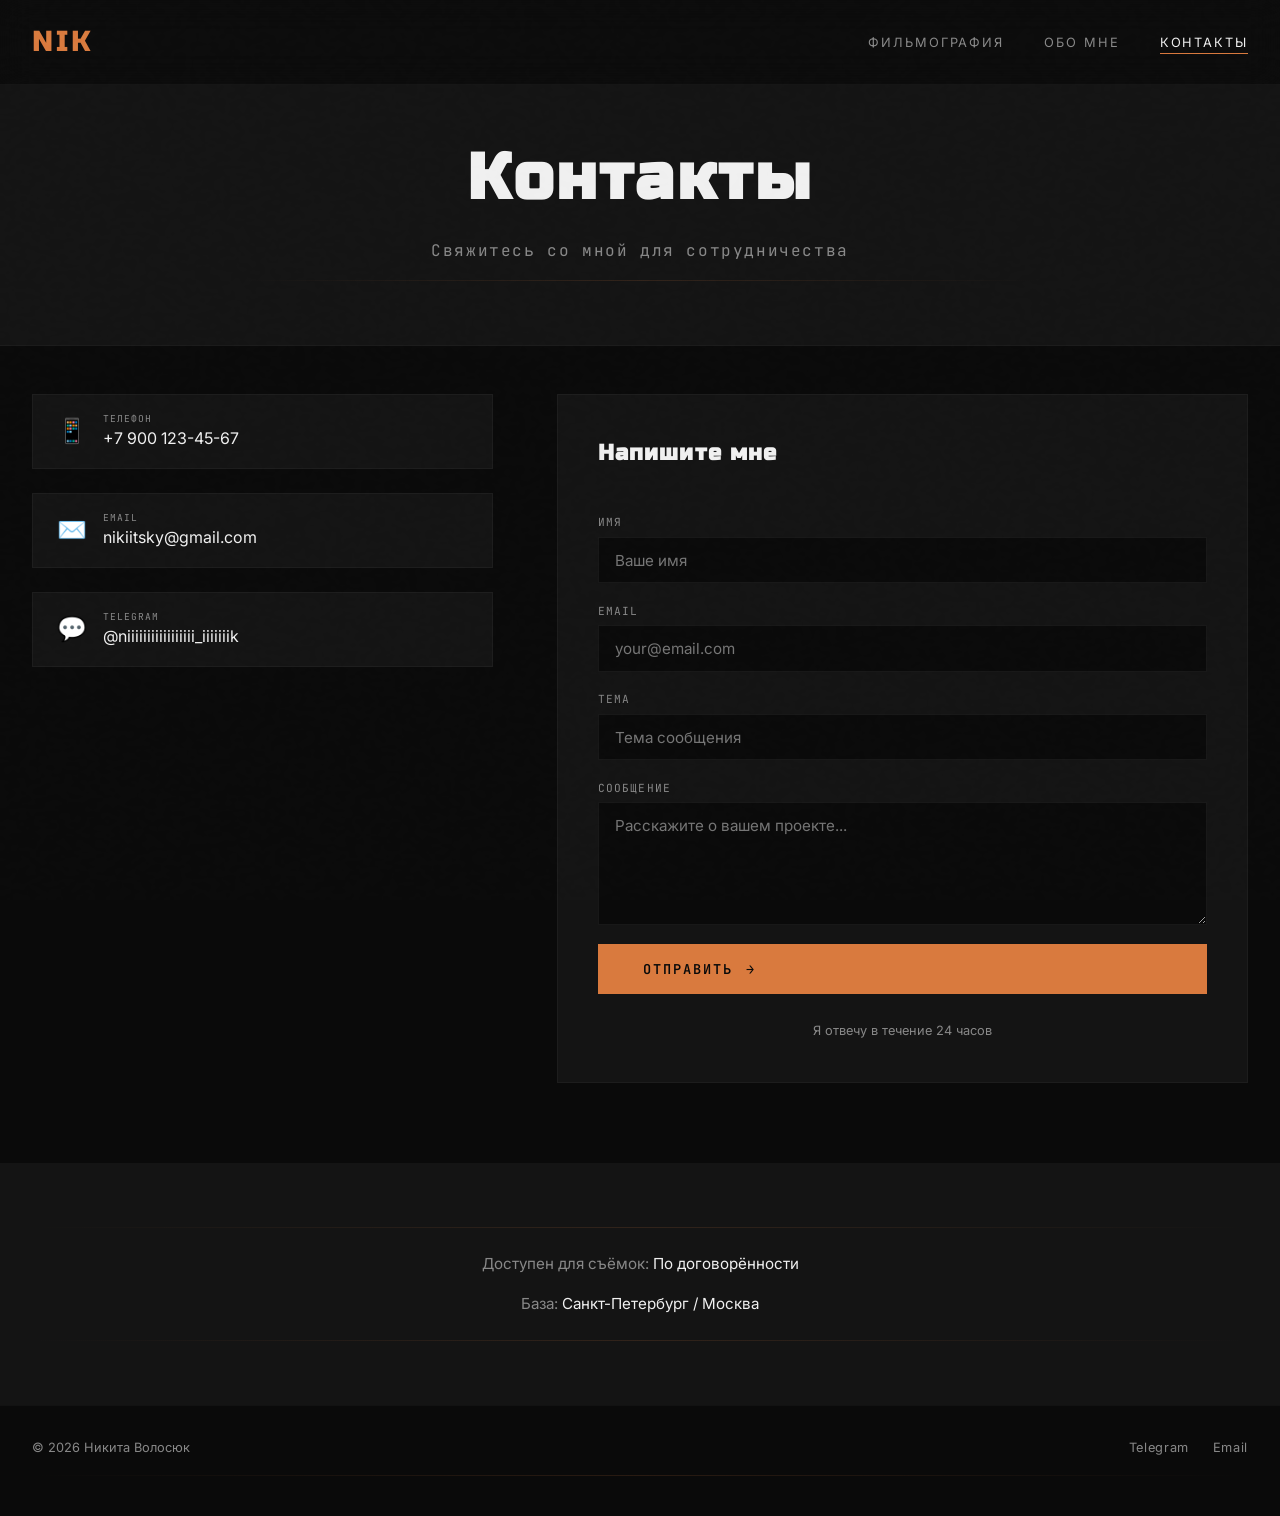
<file: contacts.html>
<!DOCTYPE html>
<html lang="ru">
<head>
    <meta charset="UTF-8" />
    <meta name="viewport" content="width=device-width, initial-scale=1.0" />
    <title>Контакты — Никита Волосюк</title>
    <meta name="description" content="Свяжитесь с оператором-постановщиком Никитой Волосюком для сотрудничества." />
    
    <link rel="preconnect" href="https://fonts.googleapis.com" />
    <link rel="preconnect" href="https://fonts.gstatic.com" crossorigin />
    <link href="https://fonts.googleapis.com/css2?family=Inter:opsz,wght@14..32,300;14..32,400;14..32,600;14..32,700&family=JetBrains+Mono:wght@400;600&family=Russo+One&display=swap" rel="stylesheet" />
    
    <link rel="stylesheet" href="css/style.css" />
    <link rel="stylesheet" href="css/animations.css" />
    <link rel="stylesheet" href="css/retro-futurism.css" />
</head>
<body>
    <div class="grain-overlay" aria-hidden="true"></div>
    
    <nav class="navbar" role="navigation">
        <div class="nav-container">
            <a href="index.html" class="logo">NIK</a>
            <ul class="nav-links" id="navLinks">
                <li><a href="filmography.html" class="nav-link">Фильмография</a></li>
                <li><a href="about.html" class="nav-link">Обо мне</a></li>
                <li><a href="contacts.html" class="nav-link active">Контакты</a></li>
            </ul>
            <button class="nav-toggle" id="navToggle" aria-label="Меню">
                <span></span><span></span><span></span>
            </button>
        </div>
    </nav>

    <main>
        <section class="page-header">
            <div class="page-header-content">
                <h1 class="page-title">Контакты</h1>
                <p class="page-subtitle">Свяжитесь со мной для сотрудничества</p>
                <div class="retro-line"></div>
            </div>
        </section>

        <section class="contacts-section">
            <div class="contacts-container">
                <div class="contacts-info">
                    <div class="contact-item">
                        <span class="contact-icon">📱</span>
                        <div class="contact-details">
                            <span class="contact-label">Телефон</span>
                            <a href="tel:+79990617704" class="contact-value">+7 900 123-45-67</a>
                        </div>
                    </div>
                    
                    <div class="contact-item">
                        <span class="contact-icon">✉️</span>
                        <div class="contact-details">
                            <span class="contact-label">Email</span>
                            <a href="mailto:nikiitsky@gmail.com" class="contact-value">nikiitsky@gmail.com</a>
                        </div>
                    </div>
                    
                    <div class="contact-item">
                        <span class="contact-icon">💬</span>
                        <div class="contact-details">
                            <span class="contact-label">Telegram</span>
                            <a href="https://t.me/@niiiiiiiiiiiiiiiii_iiiiiiik" target="_blank" rel="noopener" class="contact-value">@niiiiiiiiiiiiiiiii_iiiiiiik</a>
                        </div>
                    </div>
                </div>
                
                <div class="contact-form-wrapper">
                    <form class="contact-form" id="contactForm" action="#" method="POST">
                        <h3>Напишите мне</h3>
                        <div class="form-group">
                            <label for="formName">Имя</label>
                            <input type="text" id="formName" name="name" placeholder="Ваше имя" required />
                        </div>
                        <div class="form-group">
                            <label for="formEmail">Email</label>
                            <input type="email" id="formEmail" name="email" placeholder="your@email.com" required />
                        </div>
                        <div class="form-group">
                            <label for="formSubject">Тема</label>
                            <input type="text" id="formSubject" name="subject" placeholder="Тема сообщения" />
                        </div>
                        <div class="form-group">
                            <label for="formMessage">Сообщение</label>
                            <textarea id="formMessage" name="message" rows="5" placeholder="Расскажите о вашем проекте..." required></textarea>
                        </div>
                        <button type="submit" class="btn-primary">
                            Отправить
                            <span class="btn-arrow">→</span>
                        </button>
                        <p class="form-note">Я отвечу в течение 24 часов</p>
                    </form>
                </div>
            </div>
        </section>

        <!-- Work Hours -->
        <section class="work-hours">
            <div class="work-hours-container">
                <div class="retro-line"></div>
                <p class="work-hours-text">
                    <span class="label">Доступен для съёмок:</span>
                    <span class="value">По договорённости</span>
                </p>
                <p class="work-hours-location">
                    <span class="label">База:</span>
                    <span class="value">Санкт-Петербург / Москва</span>
                </p>
                <div class="retro-line"></div>
            </div>
        </section>
    </main>

    <footer class="footer">
        <div class="footer-content">
            <p class="footer-copy">© 2026 Никита Волосюк</p>
            <div class="footer-links">
                <a href="https://t.me/@niiiiiiiiiiiiiiiii_iiiiiiik" target="_blank" rel="noopener">Telegram</a>
                <a href="mailto:nikiitsky@gmail.com">Email</a>
            </div>
        </div>
        <div class="footer-line retro-line"></div>
    </footer>

    <script src="js/main.js" defer></script>
    <script src="js/transitions.js" defer></script>
    <script src="js/grain-effect.js" defer></script>
</body>
</html>
</file>
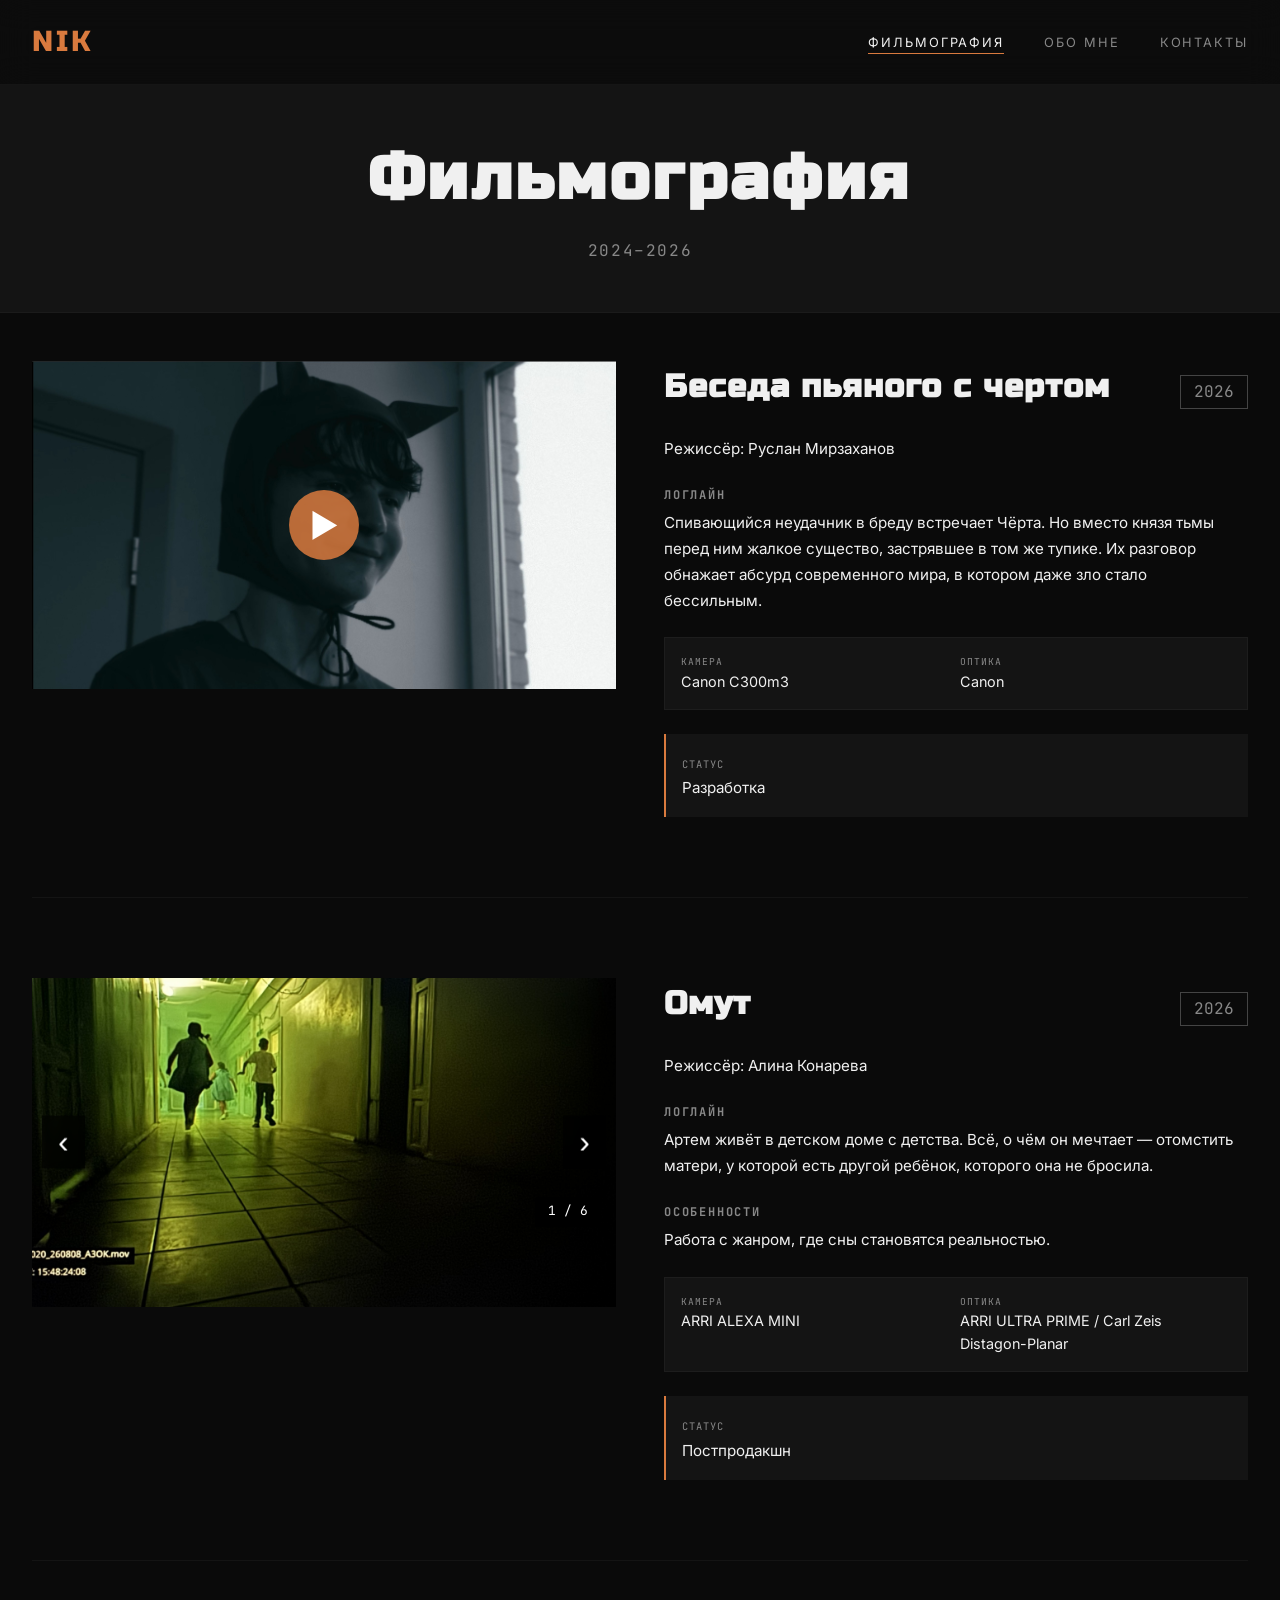
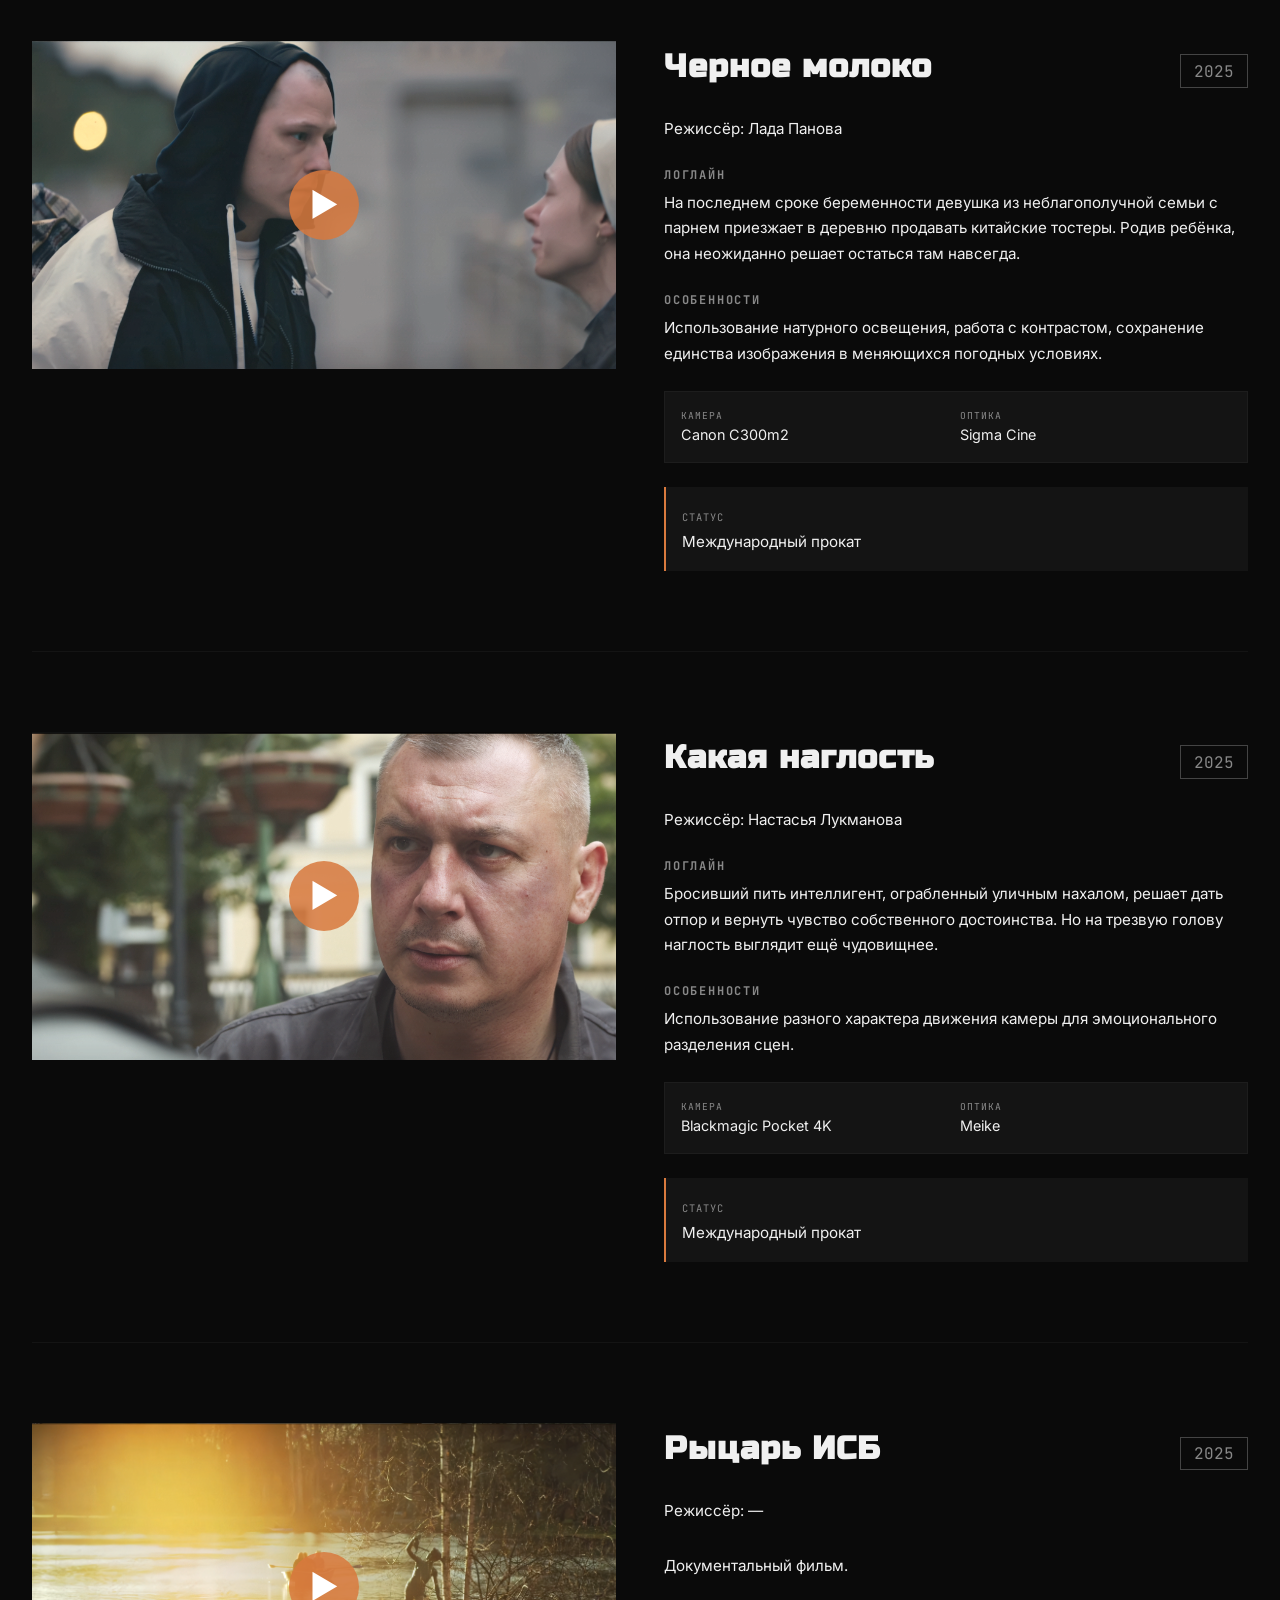
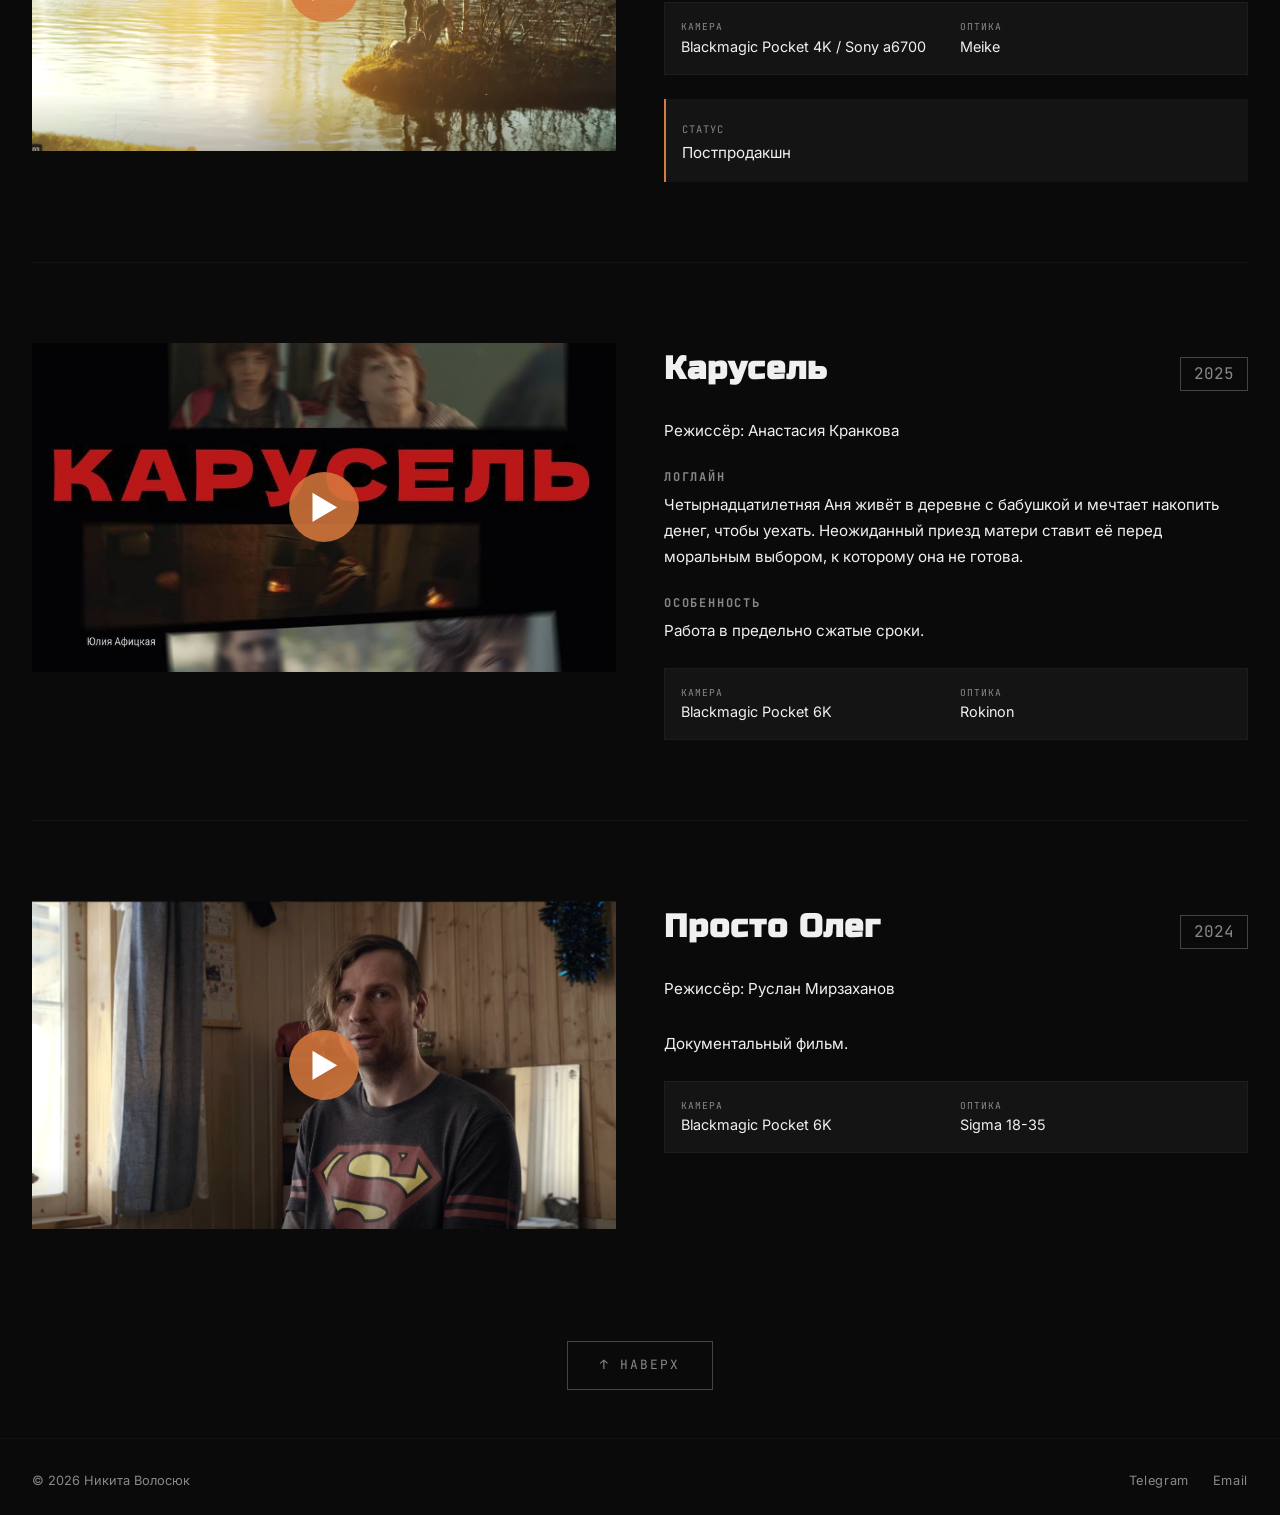
<file: filmography.html>
<!DOCTYPE html>
<html lang="ru">
<head>
    <meta charset="UTF-8" />
    <meta name="viewport" content="width=device-width, initial-scale=1.0" />
    <title>Фильмография — Никита Волосюк</title>
    <meta name="description" content="Полный список фильмов и проектов оператора-постановщика Никиты Волосюка." />
    
    <link rel="preconnect" href="https://fonts.googleapis.com" />
    <link rel="preconnect" href="https://fonts.gstatic.com" crossorigin />
    <link href="https://fonts.googleapis.com/css2?family=Inter:opsz,wght@14..32,300;14..32,400;14..32,600;14..32,700&family=JetBrains+Mono:wght@400;600&family=Russo+One&display=swap" rel="stylesheet" />
    
    <link rel="stylesheet" href="css/style.css" />
    <link rel="stylesheet" href="css/animations.css" />
    <link rel="stylesheet" href="css/retro-futurism.css" />
</head>
<body>
    <!-- Navigation -->
    <nav class="navbar" role="navigation">
        <div class="nav-container">
            <a href="index.html" class="logo">NIK</a>
            <ul class="nav-links" id="navLinks">
                <li><a href="filmography.html" class="nav-link active">Фильмография</a></li>
                <li><a href="about.html" class="nav-link">Обо мне</a></li>
                <li><a href="contacts.html" class="nav-link">Контакты</a></li>
            </ul>
            <button class="nav-toggle" id="navToggle" aria-label="Меню">
                <span></span><span></span><span></span>
            </button>
        </div>
    </nav>

    <main>
        <section class="page-header">
            <div class="page-header-content">
                <h1 class="page-title">Фильмография</h1>
                <p class="page-subtitle">2024–2026</p>
            </div>
        </section>

        <section class="film-list">

            <!-- Film 1: Беседа пьяного с чертом -->
            <article class="film-item" id="beseda-s-chertom">
                <div class="film-container">
                    <div class="film-media">
                        <div class="film-video-wrapper">
                            <div class="poster-overlay" style="background-image: url('assets/images/beseda-poster.jpg');" onclick="this.classList.add('hidden')">
                                <div class="play-button">▶</div>
                            </div>
                            <div style="position:relative;padding-bottom:56.25%;height:0;overflow:hidden;background:#000;">
                                <iframe 
                                    src="https://kinescope.io/embed/2uT9aj3oCjknbKmeVG8wie" 
                                    style="position:absolute;top:0;left:0;width:100%;height:100%;"
                                    frameborder="0" 
                                    allow="autoplay; fullscreen; picture-in-picture; encrypted-media; gyroscope; accelerometer; clipboard-write; screen-wake-lock;" 
                                    allowfullscreen>
                                </iframe>
                            </div>
                        </div>
                    </div>
                    <div class="film-details">
                        <div class="film-header">
                            <h2 class="film-title">Беседа пьяного с чертом</h2>
                            <span class="film-year">2026</span>
                        </div>
                        <p class="film-director">Режиссёр: Руслан Мирзаханов</p>
                        <div class="film-synopsis">
                            <h4>Логлайн</h4>
                            <p>Спивающийся неудачник в бреду встречает Чёрта. Но вместо князя тьмы перед ним жалкое существо, застрявшее в том же тупике. Их разговор обнажает абсурд современного мира, в котором даже зло стало бессильным.</p>
                        </div>
                        <div class="film-tech">
                            <div class="tech-item">
                                <span class="tech-label">Камера</span>
                                <span class="tech-value">Canon C300m3</span>
                            </div>
                            <div class="tech-item">
                                <span class="tech-label">Оптика</span>
                                <span class="tech-value">Canon</span>
                            </div>
                        </div>
                        <div class="film-status">
                            <span class="status-badge">Статус</span>
                            <p>Разработка</p>
                        </div>
                    </div>
                </div>
            </article>

            <!-- Film 2: Омут (галерея) -->
            <article class="film-item" id="omut">
                <div class="film-container">
                    <div class="film-media">
                        <div class="film-video-wrapper">
                            <div class="film-gallery" id="gallery-omut">
                                <div class="gallery-main">
                                    <img src="assets/images/omut/omut-01.jpg" alt="Омут - кадр 1" class="gallery-main-img" id="mainImg-omut" />
                                    <button class="gallery-arrow gallery-prev" id="prevBtn-omut">‹</button>
                                    <button class="gallery-arrow gallery-next" id="nextBtn-omut">›</button>
                                </div>
                                <div class="gallery-thumbnails">
                                    <img src="assets/images/omut/omut-01.jpg" alt="Кадр 1" class="gallery-thumb active" data-index="0" />
                                    <img src="assets/images/omut/omut-02.jpg" alt="Кадр 2" class="gallery-thumb" data-index="1" />
                                    <img src="assets/images/omut/omut-03.jpg" alt="Кадр 3" class="gallery-thumb" data-index="2" />
                                    <img src="assets/images/omut/omut-04.jpg" alt="Кадр 4" class="gallery-thumb" data-index="3" />
                                    <img src="assets/images/omut/omut-05.jpg" alt="Кадр 5" class="gallery-thumb" data-index="4" />
                                    <img src="assets/images/omut/omut-06.jpg" alt="Кадр 6" class="gallery-thumb" data-index="5" />
                                </div>
                                <div class="gallery-counter" id="counter-omut">1 / 6</div>
                            </div>
                        </div>
                    </div>
                    <div class="film-details">
                        <div class="film-header">
                            <h2 class="film-title">Омут</h2>
                            <span class="film-year">2026</span>
                        </div>
                        <p class="film-director">Режиссёр: Алина Конарева</p>
                        <div class="film-synopsis">
                            <h4>Логлайн</h4>
                            <p>Артем живёт в детском доме с детства. Всё, о чём он мечтает — отомстить матери, у которой есть другой ребёнок, которого она не бросила.</p>
                        </div>
                        <div class="film-artistic">
                            <h4>Особенности</h4>
                            <p>Работа с жанром, где сны становятся реальностью.</p>
                        </div>
                        <div class="film-tech">
                            <div class="tech-item">
                                <span class="tech-label">Камера</span>
                                <span class="tech-value">ARRI ALEXA MINI</span>
                            </div>
                            <div class="tech-item">
                                <span class="tech-label">Оптика</span>
                                <span class="tech-value">ARRI ULTRA PRIME / Carl Zeis Distagon-Planar</span>
                            </div>
                        </div>
                        <div class="film-status">
                            <span class="status-badge">Статус</span>
                            <p>Постпродакшн</p>
                        </div>
                    </div>
                </div>
            </article>

            <!-- Film 3: Черное молоко -->
            <article class="film-item" id="chernoe-moloko">
                <div class="film-container">
                    <div class="film-media">
                        <div class="film-video-wrapper">
                            <div class="poster-overlay" style="background-image: url('assets/images/black_milk.png');" onclick="this.classList.add('hidden')">
                                <div class="play-button">▶</div>
                            </div>
                            <div style="position:relative;padding-bottom:56.25%;height:0;overflow:hidden;background:#000;">
                                <iframe 
                                    src="https://kinescope.io/embed/rteM7ThWBCbyUrgvdaFSkR" 
                                    style="position:absolute;top:0;left:0;width:100%;height:100%;"
                                    frameborder="0" 
                                    allow="autoplay; fullscreen; picture-in-picture; encrypted-media; gyroscope; accelerometer; clipboard-write; screen-wake-lock;" 
                                    allowfullscreen>
                                </iframe>
                            </div>
                        </div>
                    </div>
                    <div class="film-details">
                        <div class="film-header">
                            <h2 class="film-title">Черное молоко</h2>
                            <span class="film-year">2025</span>
                        </div>
                        <p class="film-director">Режиссёр: Лада Панова</p>
                        <div class="film-synopsis">
                            <h4>Логлайн</h4>
                            <p>На последнем сроке беременности девушка из неблагополучной семьи с парнем приезжает в деревню продавать китайские тостеры. Родив ребёнка, она неожиданно решает остаться там навсегда.</p>
                        </div>
                        <div class="film-artistic">
                            <h4>Особенности</h4>
                            <p>Использование натурного освещения, работа с контрастом, сохранение единства изображения в меняющихся погодных условиях.</p>
                        </div>
                        <div class="film-tech">
                            <div class="tech-item">
                                <span class="tech-label">Камера</span>
                                <span class="tech-value">Canon C300m2</span>
                            </div>
                            <div class="tech-item">
                                <span class="tech-label">Оптика</span>
                                <span class="tech-value">Sigma Cine</span>
                            </div>
                        </div>
                        <div class="film-status">
                            <span class="status-badge">Статус</span>
                            <p>Международный прокат</p>
                        </div>
                    </div>
                </div>
            </article>

            <!-- Film 4: Какая наглость -->
            <article class="film-item" id="kakaya-naglost">
                <div class="film-container">
                    <div class="film-media">
                        <div class="film-video-wrapper">
                            <div class="poster-overlay" style="background-image: url('assets/images/Naglosti.png');" onclick="this.classList.add('hidden')">
                                <div class="play-button">▶</div>
                            </div>
                            <div style="position:relative;padding-bottom:56.25%;height:0;overflow:hidden;background:#000;">
                                <iframe 
                                    src="https://kinescope.io/embed/5Yn9oHifiqnpuZVdg29xcy" 
                                    style="position:absolute;top:0;left:0;width:100%;height:100%;"
                                    frameborder="0" 
                                    allow="autoplay; fullscreen; picture-in-picture; encrypted-media; gyroscope; accelerometer; clipboard-write; screen-wake-lock;" 
                                    allowfullscreen>
                                </iframe>
                            </div>
                        </div>
                    </div>
                    <div class="film-details">
                        <div class="film-header">
                            <h2 class="film-title">Какая наглость</h2>
                            <span class="film-year">2025</span>
                        </div>
                        <p class="film-director">Режиссёр: Настасья Лукманова</p>
                        <div class="film-synopsis">
                            <h4>Логлайн</h4>
                            <p>Бросивший пить интеллигент, ограбленный уличным нахалом, решает дать отпор и вернуть чувство собственного достоинства. Но на трезвую голову наглость выглядит ещё чудовищнее.</p>
                        </div>
                        <div class="film-artistic">
                            <h4>Особенности</h4>
                            <p>Использование разного характера движения камеры для эмоционального разделения сцен.</p>
                        </div>
                        <div class="film-tech">
                            <div class="tech-item">
                                <span class="tech-label">Камера</span>
                                <span class="tech-value">Blackmagic Pocket 4K</span>
                            </div>
                            <div class="tech-item">
                                <span class="tech-label">Оптика</span>
                                <span class="tech-value">Meike</span>
                            </div>
                        </div>
                        <div class="film-status">
                            <span class="status-badge">Статус</span>
                            <p>Международный прокат</p>
                        </div>
                    </div>
                </div>
            </article>

            <!-- Film 5: Рыцарь ИСБ -->
            <article class="film-item" id="rycar-isb">
                <div class="film-container">
                    <div class="film-media">
                        <div class="film-video-wrapper">
                            <div class="poster-overlay" style="background-image: url('assets/images/ricari.png');" onclick="this.classList.add('hidden')">
                                <div class="play-button">▶</div>
                            </div>
                            <div style="position:relative;padding-bottom:56.25%;height:0;overflow:hidden;background:#000;">
                                <iframe 
                                    src="https://kinescope.io/embed/cUsqdaRCkZuSJafKw4KBbY" 
                                    style="position:absolute;top:0;left:0;width:100%;height:100%;"
                                    frameborder="0" 
                                    allow="autoplay; fullscreen; picture-in-picture; encrypted-media; gyroscope; accelerometer; clipboard-write; screen-wake-lock;" 
                                    allowfullscreen>
                                </iframe>
                            </div>
                        </div>
                    </div>
                    <div class="film-details">
                        <div class="film-header">
                            <h2 class="film-title">Рыцарь ИСБ</h2>
                            <span class="film-year">2025</span>
                        </div>
                        <p class="film-director">Режиссёр: —</p>
                        <div class="film-synopsis">
                            <h4></h4>
                            <p>Документальный фильм.</p>
                        </div>
                        <div class="film-tech">
                            <div class="tech-item">
                                <span class="tech-label">Камера</span>
                                <span class="tech-value">Blackmagic Pocket 4K / Sony a6700</span>
                            </div>
                            <div class="tech-item">
                                <span class="tech-label">Оптика</span>
                                <span class="tech-value">Meike</span>
                            </div>
                        </div>
                        <div class="film-status">
                            <span class="status-badge">Статус</span>
                            <p>Постпродакшн</p>
                        </div>
                    </div>
                </div>
            </article>

            <!-- Film 6: Карусель -->
            <article class="film-item" id="karusel">
                <div class="film-container">
                    <div class="film-media">
                        <div class="film-video-wrapper">
                            <div class="poster-overlay" style="background-image: url('assets/images/karusel.jpg');" onclick="this.classList.add('hidden')">
                                <div class="play-button">▶</div>
                            </div>
                            <div style="position:relative;padding-bottom:56.25%;height:0;overflow:hidden;background:#000;">
                                <iframe 
                                    src="https://kinescope.io/embed/9kumHxzJ539kzuJssGhhay" 
                                    style="position:absolute;top:0;left:0;width:100%;height:100%;"
                                    frameborder="0" 
                                    allow="autoplay; fullscreen; picture-in-picture; encrypted-media; gyroscope; accelerometer; clipboard-write; screen-wake-lock;" 
                                    allowfullscreen>
                                </iframe>
                            </div>
                        </div>
                    </div>
                    <div class="film-details">
                        <div class="film-header">
                            <h2 class="film-title">Карусель</h2>
                            <span class="film-year">2025</span>
                        </div>
                        <p class="film-director">Режиссёр: Анастасия Кранкова</p>
                        <div class="film-synopsis">
                            <h4>Логлайн</h4>
                            <p>Четырнадцатилетняя Аня живёт в деревне с бабушкой и мечтает накопить денег, чтобы уехать. Неожиданный приезд матери ставит её перед моральным выбором, к которому она не готова.</p>
                        </div>
                        <div class="film-artistic">
                            <h4>Особенность</h4>
                            <p>Работа в предельно сжатые сроки.</p>
                        </div>
                        <div class="film-tech">
                            <div class="tech-item">
                                <span class="tech-label">Камера</span>
                                <span class="tech-value">Blackmagic Pocket 6K</span>
                            </div>
                            <div class="tech-item">
                                <span class="tech-label">Оптика</span>
                                <span class="tech-value">Rokinon</span>
                            </div>
                        </div>
                    </div>
                </div>
            </article>

            <!-- Film 7: Просто Олег -->
            <article class="film-item" id="prosto-oleg">
                <div class="film-container">
                    <div class="film-media">
                        <div class="film-video-wrapper">
                            <div class="poster-overlay" style="background-image: url('assets/images/prosto_oleg.png');" onclick="this.classList.add('hidden')">
                                <div class="play-button">▶</div>
                            </div>
                            <div style="position:relative;padding-bottom:56.25%;height:0;overflow:hidden;background:#000;">
                                <iframe 
                                    src="https://kinescope.io/embed/5qvLht3HyMU1mYKpRHmTYc" 
                                    style="position:absolute;top:0;left:0;width:100%;height:100%;"
                                    frameborder="0" 
                                    allow="autoplay; fullscreen; picture-in-picture; encrypted-media; gyroscope; accelerometer; clipboard-write; screen-wake-lock;" 
                                    allowfullscreen>
                                </iframe>
                            </div>
                        </div>
                    </div>
                    <div class="film-details">
                        <div class="film-header">
                            <h2 class="film-title">Просто Олег</h2>
                            <span class="film-year">2024</span>
                        </div>
                        <p class="film-director">Режиссёр: Руслан Мирзаханов</p>
                        <div class="film-synopsis">
                            <h4></h4>
                            <p>Документальный фильм.</p>
                        </div>
                        <div class="film-tech">
                            <div class="tech-item">
                                <span class="tech-label">Камера</span>
                                <span class="tech-value">Blackmagic Pocket 6K</span>
                            </div>
                            <div class="tech-item">
                                <span class="tech-label">Оптика</span>
                                <span class="tech-value">Sigma 18-35</span>
                            </div>
                        </div>
                    </div>
                </div>
            </article>

        </section>

        <!-- Back to top -->
        <div class="back-to-top">
            <a href="#top" class="btn-secondary">↑ Наверх</a>
        </div>
    </main>

    <footer class="footer">
        <div class="footer-content">
            <p class="footer-copy">© 2026 Никита Волосюк</p>
            <div class="footer-links">
                <a href="https://t.me/@niiiiiiiiiiiiiiiii_iiiiiiik" target="_blank" rel="noopener">Telegram</a>
                <a href="mailto:nikiitsky@gmail.com">Email</a>
            </div>
        </div>
    </footer>

    <script src="js/main.js" defer></script>
    <script src="js/transitions.js" defer></script>
    <script src="js/grain-effect.js" defer></script>
    <script src="js/video-player.js" defer></script>
</body>
</html>
</file>
<file: css/style.css>
/* ========== RESET & BASE ========== */
*,
*::before,
*::after {
    margin: 0;
    padding: 0;
    box-sizing: border-box;
}

:root {
    --color-black: #0a0a0a;
    --color-black-light: #141414;
    --color-white: #f0f0f0;
    --color-amber: #d97a3e;
    --color-amber-dark: #b8622e;
    --color-cyan: #4a9eff;
    --color-gray: #888888;
    --color-gray-light: #aaaaaa;
    --color-gray-dark: #444444;
    --font-display: 'Russo One', sans-serif;
    --font-body: 'Inter', sans-serif;
    --font-mono: 'JetBrains Mono', monospace;
    --transition-smooth: 0.6s cubic-bezier(0.22, 1, 0.36, 1);
    --transition-fast: 0.3s ease;
    --container-max: 1400px;
    --spacing-section: 5rem;
}

html {
    scroll-behavior: smooth;
    -webkit-font-smoothing: antialiased;
    -moz-osx-font-smoothing: grayscale;
}

body {
    background-color: var(--color-black);
    color: var(--color-white);
    font-family: var(--font-body);
    font-size: 16px;
    line-height: 1.6;
    overflow-x: hidden;
    min-height: 100vh;
}

a {
    color: inherit;
    text-decoration: none;
}

img,
video {
    max-width: 100%;
    height: auto;
    display: block;
}

ul {
    list-style: none;
}

/* ========== SCROLLBAR ========== */
::-webkit-scrollbar {
    width: 8px;
}

::-webkit-scrollbar-track {
    background: var(--color-black);
}

::-webkit-scrollbar-thumb {
    background: var(--color-gray-dark);
    transition: background var(--transition-fast);
}

::-webkit-scrollbar-thumb:hover {
    background: var(--color-amber);
}

/* ========== NAVIGATION ========== */
.navbar {
    position: fixed;
    top: 0;
    left: 0;
    right: 0;
    z-index: 1000;
    padding: 1.2rem 2rem;
    background: rgba(10, 10, 10, 0.8);
    backdrop-filter: blur(16px);
    -webkit-backdrop-filter: blur(16px);
    border-bottom: 1px solid rgba(255, 255, 255, 0.04);
    transition: background var(--transition-smooth);
}

.navbar.scrolled {
    background: rgba(10, 10, 10, 0.96);
}

.nav-container {
    max-width: var(--container-max);
    margin: 0 auto;
    display: flex;
    justify-content: space-between;
    align-items: center;
}

.logo {
    font-family: var(--font-display);
    font-size: 1.8rem;
    letter-spacing: 0.1em;
    color: var(--color-amber);
    transition: color var(--transition-smooth);
    position: relative;
}

.logo:hover {
    color: var(--color-white);
}

.nav-links {
    display: flex;
    gap: 2.5rem;
    list-style: none;
    align-items: center;
}

.nav-link {
    font-size: 0.8rem;
    text-transform: uppercase;
    letter-spacing: 0.15em;
    color: var(--color-gray);
    transition: color var(--transition-smooth);
    position: relative;
    font-weight: 400;
}

.nav-link::after {
    content: '';
    position: absolute;
    bottom: -4px;
    left: 0;
    width: 0;
    height: 1.5px;
    background: var(--color-amber);
    transition: width var(--transition-smooth);
}

.nav-link:hover,
.nav-link.active {
    color: var(--color-white);
}

.nav-link:hover::after,
.nav-link.active::after {
    width: 100%;
}

.nav-toggle {
    display: none;
    flex-direction: column;
    gap: 5px;
    background: none;
    border: none;
    cursor: pointer;
    padding: 0.5rem;
    z-index: 1001;
}

.nav-toggle span {
    display: block;
    width: 26px;
    height: 2px;
    background: var(--color-white);
    transition: all var(--transition-smooth);
    transform-origin: center;
}

.nav-toggle.open span:nth-child(1) {
    transform: rotate(45deg) translate(5px, 5px);
}

.nav-toggle.open span:nth-child(2) {
    opacity: 0;
}

.nav-toggle.open span:nth-child(3) {
    transform: rotate(-45deg) translate(5px, -5px);
}

/* ========== HERO ========== */
.hero {
    position: relative;
    height: 100vh;
    min-height: 700px;
    display: flex;
    align-items: center;
    justify-content: center;
    overflow: hidden;
}

.hero-background {
    position: absolute;
    top: 0;
    left: 0;
    right: 0;
    bottom: 0;
}

.hero-video {
    width: 100%;
    height: 100%;
    object-fit: cover;
}

.hero-overlay {
    position: absolute;
    top: 0;
    left: 0;
    right: 0;
    bottom: 0;
    background: linear-gradient(180deg,
            rgba(0, 0, 0, 0.3) 0%,
            rgba(0, 0, 0, 0.7) 100%);
}

.hero-content {
    position: relative;
    z-index: 2;
    text-align: center;
    max-width: 900px;
    padding: 2rem;
}

.hero-title {
    margin-bottom: 1.5rem;
}

.name {
    display: block;
    font-family: var(--font-display);
    font-size: clamp(2.5rem, 8vw, 5.5rem);
    line-height: 1.1;
    color: var(--color-white);
    text-shadow: 0 0 60px rgba(0, 0, 0, 0.5);
    letter-spacing: 0.05em;
}

.role {
    display: block;
    font-size: clamp(1rem, 2vw, 1.8rem);
    font-family: var(--font-body);
    font-weight: 300;
    letter-spacing: 0.3em;
    color: var(--color-amber);
    margin-top: 0.5rem;
}

.hero-mission {
    font-size: clamp(1rem, 1.5vw, 1.4rem);
    color: var(--color-gray-light);
    letter-spacing: 0.15em;
    margin-bottom: 2.5rem;
    font-weight: 300;
}

/* ========== BUTTONS ========== */
.btn-primary {
    display: inline-flex;
    align-items: center;
    gap: 0.8rem;
    padding: 1rem 2.8rem;
    font-family: var(--font-mono);
    font-size: 0.85rem;
    text-transform: uppercase;
    letter-spacing: 0.15em;
    color: var(--color-black);
    background: var(--color-amber);
    border: none;
    border-radius: 0;
    transition: all var(--transition-smooth);
    cursor: pointer;
    font-weight: 600;
    position: relative;
    overflow: hidden;
}

.btn-primary::before {
    content: '';
    position: absolute;
    top: 0;
    left: -100%;
    width: 100%;
    height: 100%;
    background: linear-gradient(90deg, transparent, rgba(255, 255, 255, 0.2), transparent);
    transition: left 0.6s ease;
}

.btn-primary:hover::before {
    left: 100%;
}

.btn-primary:hover {
    background: var(--color-white);
    transform: scale(1.02);
}

.btn-arrow {
    display: inline-block;
    transition: transform var(--transition-smooth);
}

.btn-primary:hover .btn-arrow {
    transform: translateX(6px);
}

.btn-secondary {
    display: inline-block;
    padding: 0.8rem 2rem;
    font-family: var(--font-mono);
    font-size: 0.8rem;
    text-transform: uppercase;
    letter-spacing: 0.15em;
    color: var(--color-gray);
    border: 1px solid var(--color-gray-dark);
    transition: all var(--transition-smooth);
    cursor: pointer;
}

.btn-secondary:hover {
    color: var(--color-white);
    border-color: var(--color-amber);
}

/* ========== TECH TICKER ========== */
.tech-ticker {
    position: absolute;
    bottom: 2.5rem;
    left: 50%;
    transform: translateX(-50%);
    z-index: 2;
    display: flex;
    align-items: center;
    gap: 1.5rem;
    font-family: var(--font-mono);
    font-size: 0.7rem;
    color: rgba(255, 255, 255, 0.3);
    letter-spacing: 0.1em;
    text-transform: uppercase;
    white-space: nowrap;
    background: rgba(0, 0, 0, 0.4);
    padding: 0.5rem 1.5rem;
    backdrop-filter: blur(8px);
    border-radius: 2px;
    border: 1px solid rgba(255, 255, 255, 0.04);
}

.tech-ticker .dot {
    color: var(--color-amber);
    font-size: 0.4rem;
}

/* ========== SCROLL INDICATOR ========== */
.scroll-indicator {
    position: absolute;
    bottom: 6rem;
    left: 50%;
    transform: translateX(-50%);
    z-index: 2;
    display: flex;
    flex-direction: column;
    align-items: center;
    gap: 0.5rem;
    opacity: 0.4;
    animation: float 2s ease-in-out infinite;
}

.scroll-text {
    font-size: 0.6rem;
    text-transform: uppercase;
    letter-spacing: 0.2em;
    color: var(--color-gray);
}

.scroll-line {
    width: 1px;
    height: 30px;
    background: linear-gradient(180deg, var(--color-gray), transparent);
}

@keyframes float {
    0%,
    100% {
        transform: translateX(-50%) translateY(0);
    }
    50% {
        transform: translateX(-50%) translateY(-8px);
    }
}

/* ========== SECTION HEADER ========== */
.section-header {
    display: flex;
    justify-content: space-between;
    align-items: flex-end;
    margin-bottom: 3rem;
    flex-wrap: wrap;
    gap: 1rem;
}

.section-title {
    font-family: var(--font-display);
    font-size: clamp(1.8rem, 4vw, 3rem);
    letter-spacing: 0.05em;
    color: var(--color-white);
    position: relative;
}

.section-title::after {
    content: '';
    position: absolute;
    bottom: -6px;
    left: 0;
    width: 60px;
    height: 2px;
    background: var(--color-amber);
}

.section-link {
    font-family: var(--font-mono);
    font-size: 0.85rem;
    color: var(--color-gray);
    transition: color var(--transition-smooth);
    letter-spacing: 0.05em;
}

.section-link:hover {
    color: var(--color-amber);
}

/* ========== FEATURED WORKS ========== */
.featured-works {
    padding: var(--spacing-section) 2rem;
    max-width: var(--container-max);
    margin: 0 auto;
}

.works-grid {
    display: grid;
    grid-template-columns: repeat(auto-fill, minmax(340px, 1fr));
    gap: 2rem;
}

.work-card {
    cursor: pointer;
    transition: transform var(--transition-smooth);
}

.work-card:hover {
    transform: translateY(-8px);
}

.work-card a {
    display: block;
}

.work-preview {
    position: relative;
    aspect-ratio: 16/9;
    overflow: hidden;
    background: var(--color-black-light);
}

.work-video {
    width: 100%;
    height: 100%;
    object-fit: cover;
    transition: transform 0.8s ease;
}

.work-card:hover .work-video {
    transform: scale(1.05);
}

.work-overlay {
    position: absolute;
    top: 0;
    left: 0;
    right: 0;
    bottom: 0;
    display: flex;
    align-items: flex-start;
    justify-content: space-between;
    padding: 1rem;
    background: linear-gradient(0deg, rgba(0, 0, 0, 0.7) 0%, transparent 60%);
    opacity: 0;
    transition: opacity var(--transition-smooth);
}

.work-card:hover .work-overlay {
    opacity: 1;
}

.work-year {
    font-family: var(--font-mono);
    font-size: 0.75rem;
    color: var(--color-amber);
    background: rgba(0, 0, 0, 0.7);
    padding: 0.2rem 0.8rem;
    border: 1px solid rgba(255, 255, 255, 0.06);
}

.work-badge {
    font-family: var(--font-mono);
    font-size: 0.65rem;
    color: var(--color-white);
    background: rgba(0, 0, 0, 0.7);
    padding: 0.2rem 0.8rem;
    border: 1px solid rgba(255, 255, 255, 0.06);
    text-transform: uppercase;
    letter-spacing: 0.05em;
}

.work-info {
    padding: 1rem 0.5rem 0;
}

.work-title {
    font-family: var(--font-display);
    font-size: 1.3rem;
    margin-bottom: 0.2rem;
}

.work-director {
    font-size: 0.85rem;
    color: var(--color-gray);
}

.work-tech {
    font-family: var(--font-mono);
    font-size: 0.7rem;
    color: var(--color-gray-dark);
    margin-top: 0.3rem;
}

/* ========== STATS ========== */
.stats-section {
    padding: 4rem 2rem;
    background: var(--color-black-light);
    border-top: 1px solid rgba(255, 255, 255, 0.03);
    border-bottom: 1px solid rgba(255, 255, 255, 0.03);
}

.stats-grid {
    max-width: var(--container-max);
    margin: 0 auto;
    display: grid;
    grid-template-columns: repeat(auto-fit, minmax(150px, 1fr));
    gap: 2rem;
    text-align: center;
}

.stat-item {
    display: flex;
    flex-direction: column;
}

.stat-number {
    font-family: var(--font-display);
    font-size: clamp(2.5rem, 5vw, 4rem);
    color: var(--color-amber);
    line-height: 1;
}

.stat-label {
    font-size: 0.8rem;
    text-transform: uppercase;
    letter-spacing: 0.1em;
    color: var(--color-gray);
    margin-top: 0.5rem;
}

/* ========== PAGE HEADER ========== */
.page-header {
    padding: 8rem 2rem 3rem;
    text-align: center;
    background: var(--color-black-light);
    border-bottom: 1px solid rgba(255, 255, 255, 0.03);
}

.page-header-content {
    max-width: 800px;
    margin: 0 auto;
}

.page-title {
    font-family: var(--font-display);
    font-size: clamp(2.5rem, 5vw, 4rem);
    letter-spacing: 0.05em;
    margin-bottom: 0.5rem;
}

.page-subtitle {
    font-family: var(--font-mono);
    font-size: 1rem;
    color: var(--color-gray);
    letter-spacing: 0.1em;
}

/* ========== FILM LIST ========== */
.film-list {
    max-width: var(--container-max);
    margin: 0 auto;
    padding: 3rem 2rem 5rem;
}

.film-item {
    margin-bottom: 5rem;
    padding-bottom: 5rem;
    border-bottom: 1px solid rgba(255, 255, 255, 0.04);
}

.film-item:last-child {
    border-bottom: none;
    margin-bottom: 0;
    padding-bottom: 0;
}

.film-container {
    display: grid;
    grid-template-columns: 1fr 1fr;
    gap: 3rem;
    align-items: start;
}

.film-media {
    position: relative;
}

.film-video-wrapper {
    position: relative;
    background: var(--color-black-light);
    aspect-ratio: 16/9;
    overflow: hidden;
}

.film-video {
    width: 100%;
    height: 100%;
    object-fit: cover;
    background: var(--color-black);
}

.film-video::-webkit-media-controls {
    background: rgba(0, 0, 0, 0.6);
}

.film-details {
    display: flex;
    flex-direction: column;
    gap: 1.5rem;
}

.film-header {
    display: flex;
    justify-content: space-between;
    align-items: baseline;
    flex-wrap: wrap;
    gap: 0.5rem;
}

.film-title {
    font-family: var(--font-display);
    font-size: 2rem;
    letter-spacing: 0.03em;
}

.film-year {
    font-family: var(--font-mono);
    font-size: 1rem;
    color: var(--color-gray);
    padding: 0.2rem 0.8rem;
    border: 1px solid var(--color-gray-dark);
}

.film-director {
    font-size: 1rem;
    color: var(--color-gray-light);
}

.film-details h4 {
    font-family: var(--font-mono);
    font-size: 0.75rem;
    text-transform: uppercase;
    letter-spacing: 0.15em;
    color: var(--color-gray);
    margin-bottom: 0.3rem;
}

.film-details p {
    font-size: 0.95rem;
    color: var(--color-white);
    line-height: 1.7;
}

.film-tech {
    display: grid;
    grid-template-columns: 1fr 1fr;
    gap: 0.5rem;
    background: var(--color-black-light);
    padding: 1rem;
    border: 1px solid rgba(255, 255, 255, 0.04);
}

.tech-item {
    display: flex;
    flex-direction: column;
}

.tech-label {
    font-family: var(--font-mono);
    font-size: 0.6rem;
    text-transform: uppercase;
    letter-spacing: 0.1em;
    color: var(--color-gray);
}

.tech-value {
    font-size: 0.9rem;
    color: var(--color-white);
}

.film-festivals ul {
    list-style: none;
    display: flex;
    flex-wrap: wrap;
    gap: 0.5rem;
}

.film-festivals li {
    font-size: 0.8rem;
    color: var(--color-gray-light);
    background: var(--color-black-light);
    padding: 0.3rem 0.8rem;
    border: 1px solid rgba(255, 255, 255, 0.04);
}

.film-status {
    background: var(--color-black-light);
    padding: 1rem;
    border-left: 2px solid var(--color-amber);
}

.status-badge {
    font-family: var(--font-mono);
    font-size: 0.65rem;
    text-transform: uppercase;
    letter-spacing: 0.1em;
    color: var(--color-gray);
}

/* ========== ABOUT ========== */
.about-section {
    padding: 3rem 2rem 5rem;
    max-width: var(--container-max);
    margin: 0 auto;
}

.about-container {
    display: grid;
    grid-template-columns: 1fr 1.5fr;
    gap: 4rem;
    align-items: start;
}

.about-photo-wrapper {
    position: relative;
    background: var(--color-black-light);
}

.about-photo {
    width: 100%;
    height: auto;
    display: block;
    filter: grayscale(0.2) contrast(1.1);
}

.photo-caption {
    font-family: var(--font-mono);
    font-size: 0.7rem;
    color: var(--color-gray);
    padding: 0.5rem 0;
    text-align: center;
    letter-spacing: 0.05em;
}

.about-content {
    display: flex;
    flex-direction: column;
    gap: 2.5rem;
}

.about-content h2 {
    font-family: var(--font-display);
    font-size: 1.4rem;
    letter-spacing: 0.05em;
    margin-bottom: 0.5rem;
}

.about-content p {
    color: var(--color-gray-light);
    line-height: 1.8;
}

.specs-grid {
    display: grid;
    grid-template-columns: 1fr 1fr;
    gap: 0.5rem 2rem;
}

.spec-item {
    display: flex;
    justify-content: space-between;
    padding: 0.5rem 0;
    border-bottom: 1px solid rgba(255, 255, 255, 0.04);
}

.spec-label {
    font-family: var(--font-mono);
    font-size: 0.7rem;
    text-transform: uppercase;
    letter-spacing: 0.05em;
    color: var(--color-gray);
}

.spec-value {
    font-size: 0.9rem;
    color: var(--color-white);
}

.advantages-list {
    display: flex;
    flex-direction: column;
    gap: 0.5rem;
}

.advantages-list li {
    display: flex;
    align-items: flex-start;
    gap: 0.8rem;
    font-size: 0.95rem;
    color: var(--color-gray-light);
}

.adv-icon {
    color: var(--color-amber);
    font-size: 1.2rem;
    line-height: 1.4;
}

/* ========== EQUIPMENT ========== */
.equipment-section {
    padding: 4rem 2rem 5rem;
    background: var(--color-black-light);
    border-top: 1px solid rgba(255, 255, 255, 0.03);
}

.equipment-container {
    max-width: var(--container-max);
    margin: 0 auto;
}

.equipment-container .section-title {
    text-align: center;
    margin-bottom: 3rem;
}

.equipment-container .section-title::after {
    left: 50%;
    transform: translateX(-50%);
}

.equipment-grid {
    display: grid;
    grid-template-columns: repeat(auto-fit, minmax(200px, 1fr));
    gap: 2rem;
}

.equipment-card {
    text-align: center;
    padding: 2rem 1.5rem;
    background: var(--color-black);
    border: 1px solid rgba(255, 255, 255, 0.04);
    transition: all var(--transition-smooth);
}

.equipment-card:hover {
    border-color: var(--color-amber);
    transform: translateY(-4px);
}

.equipment-icon {
    font-size: 2.5rem;
    margin-bottom: 0.5rem;
}

.equipment-card h3 {
    font-family: var(--font-display);
    font-size: 1.1rem;
    letter-spacing: 0.03em;
}

.equipment-card p {
    font-size: 0.8rem;
    color: var(--color-gray);
}

/* ========== CONTACTS ========== */
.contacts-section {
    padding: 3rem 2rem 5rem;
    max-width: var(--container-max);
    margin: 0 auto;
}

.contacts-container {
    display: grid;
    grid-template-columns: 1fr 1.5fr;
    gap: 4rem;
}

.contacts-info {
    display: flex;
    flex-direction: column;
    gap: 1.5rem;
}

.contact-item {
    display: flex;
    align-items: center;
    gap: 1rem;
    padding: 1rem 1.5rem;
    background: var(--color-black-light);
    border: 1px solid rgba(255, 255, 255, 0.04);
    transition: border-color var(--transition-smooth);
}

.contact-item:hover {
    border-color: var(--color-amber);
}

.contact-icon {
    font-size: 1.5rem;
    flex-shrink: 0;
}

.contact-details {
    display: flex;
    flex-direction: column;
}

.contact-label {
    font-family: var(--font-mono);
    font-size: 0.6rem;
    text-transform: uppercase;
    letter-spacing: 0.1em;
    color: var(--color-gray);
}

.contact-value {
    font-size: 1rem;
    color: var(--color-white);
    transition: color var(--transition-smooth);
}

.contact-value:hover {
    color: var(--color-amber);
}

.contact-form-wrapper {
    background: var(--color-black-light);
    padding: 2.5rem;
    border: 1px solid rgba(255, 255, 255, 0.04);
}

.contact-form-wrapper h3 {
    font-family: var(--font-display);
    font-size: 1.4rem;
    letter-spacing: 0.05em;
    margin-bottom: 1.5rem;
}

.contact-form {
    display: flex;
    flex-direction: column;
    gap: 1.2rem;
}

.form-group {
    display: flex;
    flex-direction: column;
    gap: 0.3rem;
}

.form-group label {
    font-family: var(--font-mono);
    font-size: 0.7rem;
    text-transform: uppercase;
    letter-spacing: 0.1em;
    color: var(--color-gray);
}

.form-group input,
.form-group textarea {
    background: var(--color-black);
    border: 1px solid rgba(255, 255, 255, 0.06);
    padding: 0.8rem 1rem;
    color: var(--color-white);
    font-family: var(--font-body);
    font-size: 0.95rem;
    transition: border-color var(--transition-smooth);
    outline: none;
    width: 100%;
}

.form-group input:focus,
.form-group textarea:focus {
    border-color: var(--color-amber);
}

.form-group textarea {
    resize: vertical;
    min-height: 120px;
}

.form-note {
    font-size: 0.8rem;
    color: var(--color-gray);
    text-align: center;
    margin-top: 0.5rem;
}

/* ========== WORK HOURS ========== */
.work-hours {
    padding: 3rem 2rem;
    background: var(--color-black-light);
}

.work-hours-container {
    max-width: var(--container-max);
    margin: 0 auto;
    text-align: center;
}

.work-hours-text,
.work-hours-location {
    padding: 0.5rem 0;
    font-size: 0.95rem;
}

.work-hours-text .label,
.work-hours-location .label {
    color: var(--color-gray);
}

.work-hours-text .value,
.work-hours-location .value {
    color: var(--color-white);
}

/* ========== BACK TO TOP ========== */
.back-to-top {
    text-align: center;
    padding: 2rem 0 3rem;
}

/* ========== FOOTER ========== */
.footer {
    padding: 2rem 2rem 1.5rem;
    background: var(--color-black);
    border-top: 1px solid rgba(255, 255, 255, 0.03);
}

.footer-content {
    max-width: var(--container-max);
    margin: 0 auto;
    display: flex;
    justify-content: space-between;
    align-items: center;
    flex-wrap: wrap;
    gap: 1rem;
}

.footer-copy {
    font-size: 0.8rem;
    color: var(--color-gray);
}

.footer-links {
    display: flex;
    gap: 1.5rem;
}

.footer-links a {
    font-size: 0.8rem;
    color: var(--color-gray);
    transition: color var(--transition-smooth);
    letter-spacing: 0.05em;
}

.footer-links a:hover {
    color: var(--color-white);
}

.footer-line {
    max-width: var(--container-max);
    margin: 1.5rem auto 0;
}

/* ========== ERROR PAGE ========== */
.error-page {
    height: 100vh;
    display: flex;
    align-items: center;
    justify-content: center;
    text-align: center;
    padding: 2rem;
}

.error-content {
    max-width: 500px;
}

.error-code {
    font-family: var(--font-display);
    font-size: 6rem;
    color: var(--color-amber);
    line-height: 1;
}

.error-title {
    font-family: var(--font-display);
    font-size: 2rem;
    margin: 1rem 0;
}

.error-text {
    color: var(--color-gray);
    margin-bottom: 2rem;
}

/* ========== RETRO LINE ========== */
.retro-line {
    height: 1px;
    background: linear-gradient(90deg, transparent, var(--color-amber), transparent);
    opacity: 0.15;
    margin: 1rem 0;
}

/* ========== RESPONSIVE ========== */
@media (max-width: 1024px) {
    .film-container {
        grid-template-columns: 1fr;
        gap: 2rem;
    }
    
    .about-container {
        grid-template-columns: 1fr;
        gap: 2rem;
    }
    
    .contacts-container {
        grid-template-columns: 1fr;
        gap: 2rem;
    }
}

@media (max-width: 768px) {
    .navbar {
        padding: 0.8rem 1.2rem;
    }
    
    .nav-toggle {
        display: flex;
    }
    
    .nav-links {
        position: fixed;
        top: 0;
        right: -100%;
        width: 75%;
        height: 100vh;
        padding: 5rem 2rem 2rem;
        flex-direction: column;
        background: rgba(10, 10, 10, 0.98);
        backdrop-filter: blur(20px);
        transition: right var(--transition-smooth);
        gap: 1.5rem;
        align-items: flex-start;
    }
    
    .nav-links.open {
        right: 0;
    }
    
    .hero {
        min-height: 600px;
    }
    
    .tech-ticker {
        font-size: 0.55rem;
        gap: 0.8rem;
        flex-wrap: wrap;
        justify-content: center;
        padding: 0.4rem 1rem;
        bottom: 1.5rem;
        max-width: 90%;
    }
    
    .works-grid {
        grid-template-columns: 1fr;
    }
    
    .stats-grid {
        grid-template-columns: 1fr 1fr;
        gap: 1.5rem;
    }
    
    .specs-grid {
        grid-template-columns: 1fr;
    }
    
    .film-tech {
        grid-template-columns: 1fr;
    }
    
    .equipment-grid {
        grid-template-columns: 1fr 1fr;
    }
    
    .contacts-info {
        gap: 1rem;
    }
    
    .contact-form-wrapper {
        padding: 1.5rem;
    }
    
    .footer-content {
        flex-direction: column;
        text-align: center;
    }
    
    .scroll-indicator {
        display: none;
    }
}

@media (max-width: 480px) {
    .equipment-grid {
        grid-template-columns: 1fr;
    }
    
    .stats-grid {
        grid-template-columns: 1fr 1fr;
        gap: 1rem;
    }
    
    .stat-number {
        font-size: 2rem;
    }
    
    .film-title {
        font-size: 1.5rem;
    }
    
    .page-header {
        padding: 6rem 1.2rem 2rem;
    }
    
    .featured-works,
    .film-list,
    .about-section,
    .contacts-section {
        padding-left: 1rem;
        padding-right: 1rem;
    }
}

/* ========== GALLERY ========== */
.film-gallery {
    position: relative;
    width: 100%;
    height: 100%;
    background: var(--color-black);
}

.gallery-main {
    position: relative;
    width: 100%;
    height: 100%;
    aspect-ratio: 16/9;
    overflow: hidden;
}

.gallery-main-img {
    width: 100%;
    height: 100%;
    object-fit: cover;
    transition: opacity 0.4s ease;
}

/* Стрелки */
.gallery-arrow {
    position: absolute;
    top: 50%;
    transform: translateY(-50%);
    background: rgba(0, 0, 0, 0.6);
    color: white;
    border: none;
    font-size: 2rem;
    padding: 0.5rem 1rem;
    cursor: pointer;
    z-index: 10;
    transition: all 0.3s ease;
    backdrop-filter: blur(4px);
}

.gallery-arrow:hover {
    background: rgba(217, 122, 62, 0.8);
}

.gallery-prev {
    left: 10px;
}

.gallery-next {
    right: 10px;
}

/* Миниатюры */
.gallery-thumbnails {
    display: flex;
    gap: 6px;
    padding: 10px 15px;
    background: rgba(0, 0, 0, 0.8);
    overflow-x: auto;
    justify-content: center;
    flex-wrap: nowrap;
}

.gallery-thumb {
    width: 70px;
    height: 50px;
    object-fit: cover;
    cursor: pointer;
    opacity: 0.5;
    border: 2px solid transparent;
    transition: all 0.3s ease;
    flex-shrink: 0;
}

.gallery-thumb:hover {
    opacity: 0.8;
}

.gallery-thumb.active {
    opacity: 1;
    border-color: var(--color-amber);
}

/* Счётчик */
.gallery-counter {
    position: absolute;
    bottom: 80px;
    right: 15px;
    background: rgba(0, 0, 0, 0.7);
    color: white;
    padding: 0.3rem 0.8rem;
    font-family: var(--font-mono);
    font-size: 0.8rem;
    border-radius: 2px;
    backdrop-filter: blur(4px);
    z-index: 5;
}

/* Для мобильных */
@media (max-width: 768px) {
    .gallery-thumb {
        width: 50px;
        height: 35px;
    }
    
    .gallery-arrow {
        font-size: 1.5rem;
        padding: 0.3rem 0.6rem;
    }
}

/* Стили для обложки поверх iframe */
.video-wrapper-with-poster {
    position: relative;
}

.video-wrapper-with-poster .poster-overlay {
    position: absolute;
    top: 0;
    left: 0;
    width: 100%;
    height: 100%;
    background-size: cover;
    background-position: center;
    cursor: pointer;
    z-index: 2;
    transition: opacity 0.5s ease;
}

.video-wrapper-with-poster .poster-overlay.hidden {
    opacity: 0;
    pointer-events: none;
}

.video-wrapper-with-poster .play-button {
    position: absolute;
    top: 50%;
    left: 50%;
    transform: translate(-50%, -50%);
    width: 70px;
    height: 70px;
    background: rgba(217, 122, 62, 0.9);
    border-radius: 50%;
    display: flex;
    align-items: center;
    justify-content: center;
    z-index: 3;
    font-size: 2rem;
    color: white;
    transition: transform 0.3s ease;
}

.video-wrapper-with-poster .play-button:hover {
    transform: translate(-50%, -50%) scale(1.1);
}
</file>
<file: css/animations.css>
/* ========== FADE IN ========== */
@keyframes fadeIn {
    from {
        opacity: 0;
        transform: translateY(20px);
    }
    to {
        opacity: 1;
        transform: translateY(0);
    }
}

.fade-in {
    animation: fadeIn 0.8s ease-out forwards;
}

/* ========== SCALE IN ========== */
@keyframes scaleIn {
    from {
        opacity: 0;
        transform: scale(0.95);
    }
    to {
        opacity: 1;
        transform: scale(1);
    }
}

.scale-in {
    animation: scaleIn 0.6s ease-out forwards;
}

/* ========== SLIDE IN ========== */
@keyframes slideInLeft {
    from {
        opacity: 0;
        transform: translateX(-40px);
    }
    to {
        opacity: 1;
        transform: translateX(0);
    }
}

.slide-in-left {
    animation: slideInLeft 0.8s ease-out forwards;
}

@keyframes slideInRight {
    from {
        opacity: 0;
        transform: translateX(40px);
    }
    to {
        opacity: 1;
        transform: translateX(0);
    }
}

.slide-in-right {
    animation: slideInRight 0.8s ease-out forwards;
}

/* ========== OBSERVER HELPERS (для появления при скролле) ========== */
.observe-me {
    opacity: 0;
    transform: translateY(30px);
    transition: all 0.8s ease;
}

.observe-me.visible {
    opacity: 1;
    transform: translateY(0);
}

.observe-me-left {
    opacity: 0;
    transform: translateX(-40px);
    transition: all 0.8s ease;
}

.observe-me-left.visible {
    opacity: 1;
    transform: translateX(0);
}

.observe-me-right {
    opacity: 0;
    transform: translateX(40px);
    transition: all 0.8s ease;
}

.observe-me-right.visible {
    opacity: 1;
    transform: translateX(0);
}

.observe-me-scale {
    opacity: 0;
    transform: scale(0.95);
    transition: all 0.8s ease;
}

.observe-me-scale.visible {
    opacity: 1;
    transform: scale(1);
}
</file>
<file: css/retro-futurism.css>
/* ========== POSTER OVERLAY (для кнопки Play на постерах) ========== */
.poster-overlay {
    position: absolute;
    top: 0;
    left: 0;
    width: 100%;
    height: 100%;
    background-size: cover;
    background-position: center;
    cursor: pointer;
    z-index: 2;
    transition: opacity 0.5s ease;
    display: flex;
    align-items: center;
    justify-content: center;
}

.poster-overlay.hidden {
    opacity: 0;
    pointer-events: none;
}

.play-button {
    width: 70px;
    height: 70px;
    background: rgba(217, 122, 62, 0.85);
    border-radius: 50%;
    display: flex;
    align-items: center;
    justify-content: center;
    font-size: 2rem;
    color: white;
    transition: transform 0.3s ease, background 0.3s ease;
}

.play-button:hover {
    transform: scale(1.1);
    background: rgba(217, 122, 62, 1);
}

/* ========== RETRO LINE (декоративная линия) ========== */
.retro-line {
    height: 1px;
    background: linear-gradient(90deg, transparent, var(--color-amber), transparent);
    opacity: 0.15;
    margin: 1rem 0;
}

/* ========== ГАЛЕРЕЯ ========== */
.film-gallery {
    position: relative;
    width: 100%;
    height: 100%;
    background: var(--color-black);
}

.gallery-main {
    position: relative;
    width: 100%;
    height: 100%;
    aspect-ratio: 16/9;
    overflow: hidden;
}

.gallery-main-img {
    width: 100%;
    height: 100%;
    object-fit: cover;
    transition: opacity 0.4s ease;
}

.gallery-arrow {
    position: absolute;
    top: 50%;
    transform: translateY(-50%);
    background: rgba(0, 0, 0, 0.6);
    color: white;
    border: none;
    font-size: 2rem;
    padding: 0.5rem 1rem;
    cursor: pointer;
    z-index: 10;
    transition: background 0.3s ease;
}

.gallery-arrow:hover {
    background: rgba(217, 122, 62, 0.8);
}

.gallery-prev {
    left: 10px;
}

.gallery-next {
    right: 10px;
}

.gallery-thumbnails {
    display: flex;
    gap: 6px;
    padding: 10px 15px;
    background: rgba(0, 0, 0, 0.8);
    overflow-x: auto;
    justify-content: center;
    flex-wrap: nowrap;
}

.gallery-thumb {
    width: 70px;
    height: 50px;
    object-fit: cover;
    cursor: pointer;
    opacity: 0.5;
    border: 2px solid transparent;
    transition: all 0.3s ease;
    flex-shrink: 0;
}

.gallery-thumb:hover {
    opacity: 0.8;
}

.gallery-thumb.active {
    opacity: 1;
    border-color: var(--color-amber);
}

.gallery-counter {
    position: absolute;
    bottom: 80px;
    right: 15px;
    background: rgba(0, 0, 0, 0.7);
    color: white;
    padding: 0.3rem 0.8rem;
    font-family: var(--font-mono);
    font-size: 0.8rem;
    z-index: 5;
}

/* ========== ДЛЯ МОБИЛЬНЫХ ========== */
@media (max-width: 768px) {
    .gallery-thumb {
        width: 50px;
        height: 35px;
    }
    .gallery-arrow {
        font-size: 1.5rem;
        padding: 0.3rem 0.6rem;
    }
}
</file>
